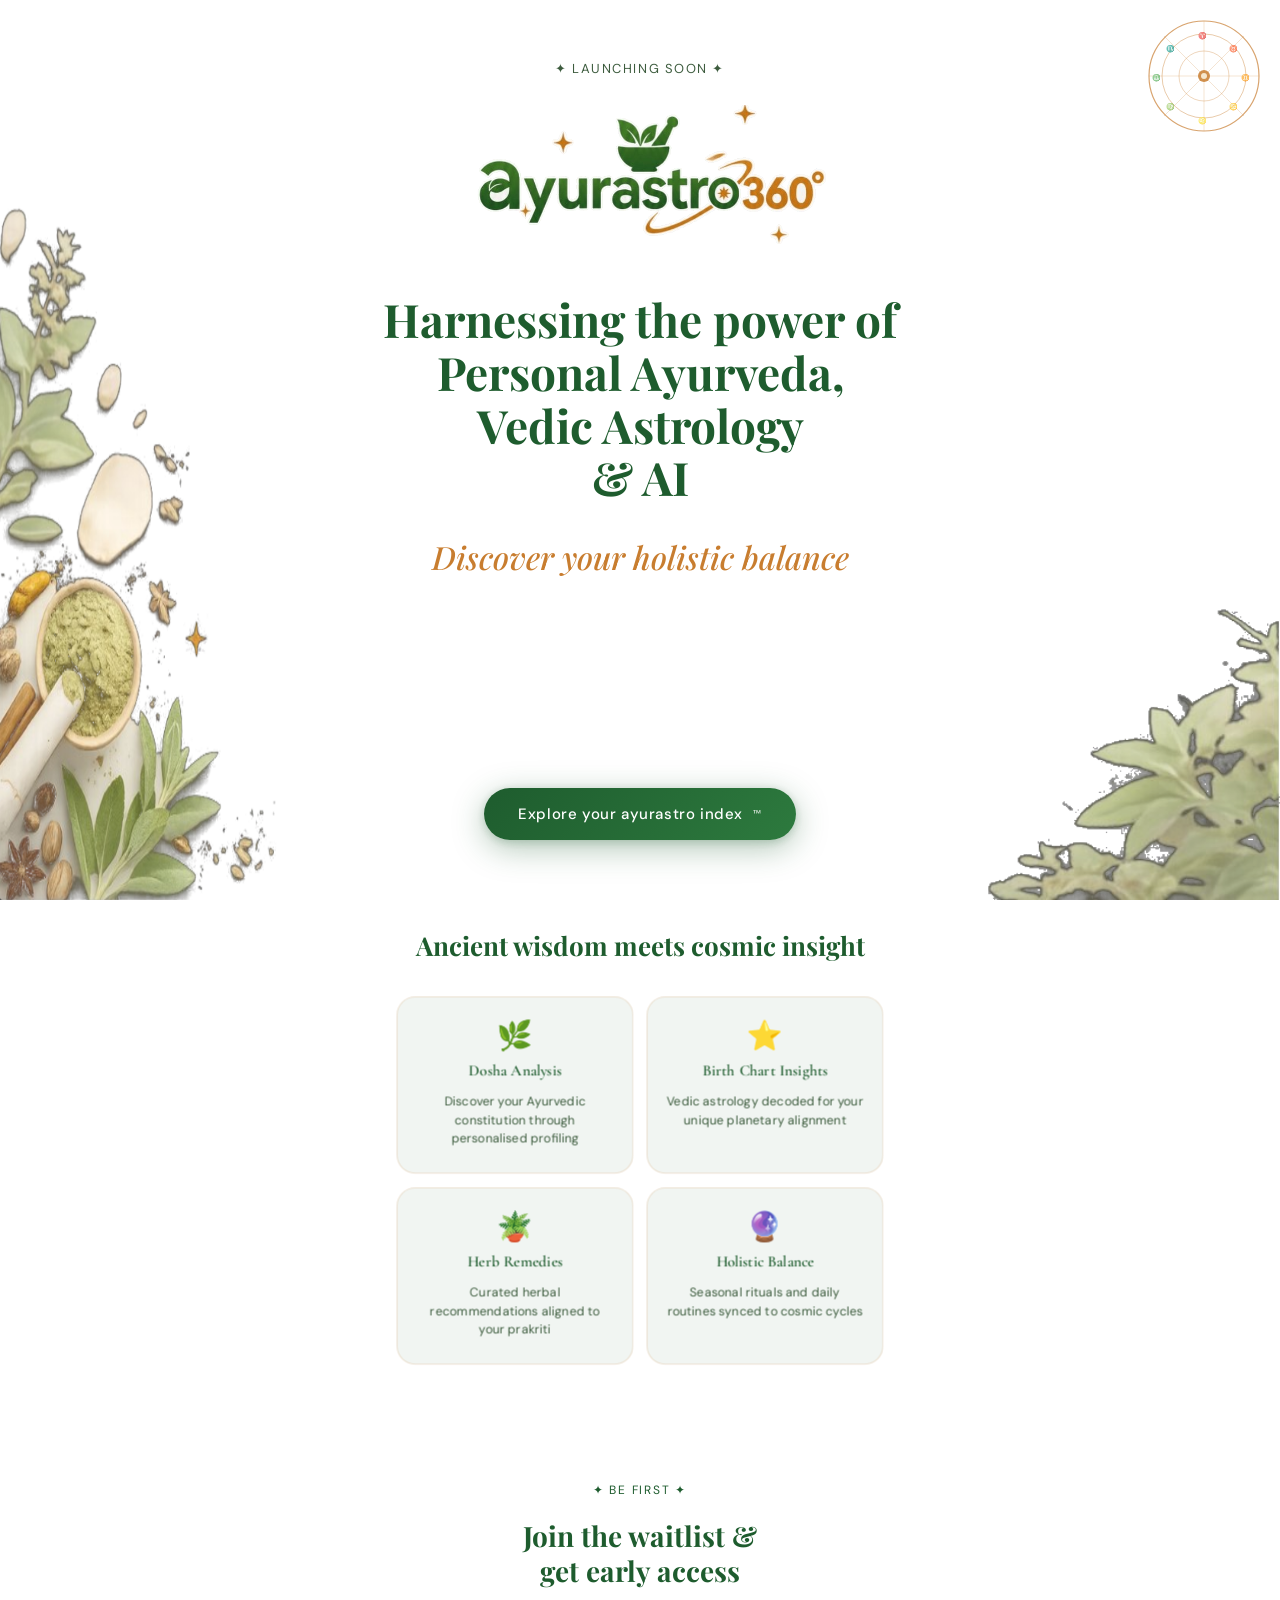
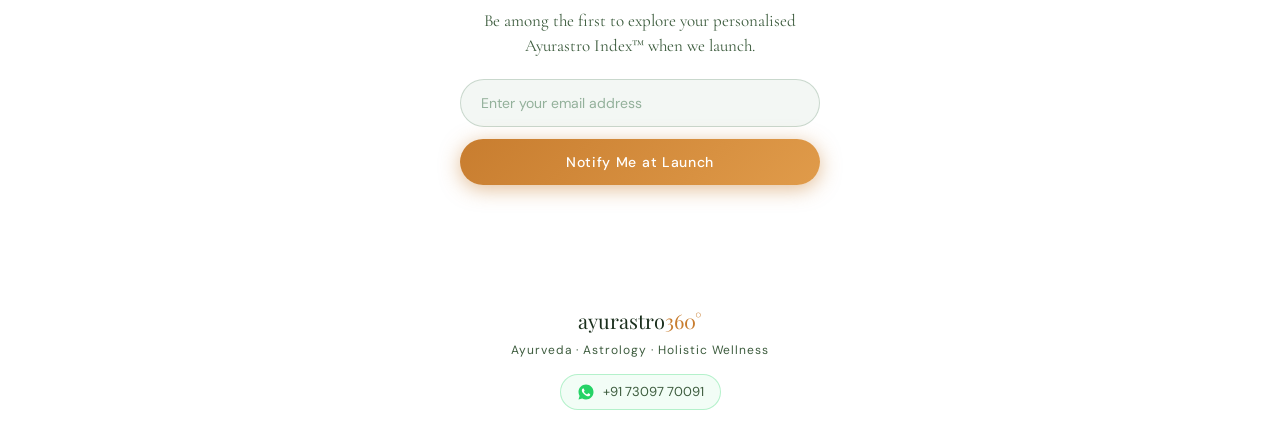
<file: index.html>
<!DOCTYPE html>
<html lang="en">
<head>
  <meta charset="UTF-8" />
  <meta name="viewport" content="width=device-width, initial-scale=1.0" />
  <title>Ayurastro 360° — Launching Soon</title>
  <link rel="preconnect" href="https://fonts.googleapis.com" />
  <link rel="preconnect" href="https://fonts.gstatic.com" crossorigin />
  <link href="https://fonts.googleapis.com/css2?family=Playfair+Display:ital,wght@0,500;0,700;1,500&family=Cormorant+Garamond:wght@300;400;600&family=DM+Sans:wght@300;400;500&display=swap" rel="stylesheet" />
  <style>
    *, *::before, *::after { box-sizing: border-box; margin: 0; padding: 0; }
    :root {
      --green-deep: #1e5c2e; --green-mid: #2d7a3e; --green-light: #4a9e5c;
      --gold: #c87d2f; --gold-light: #e09b4a; --gold-pale: #f5e6cc;
      --cream: #f8f4ed; --cream-dark: #ede8df; --text-dark: #1a2e1c; --text-mid: #3d5c3e;
    }
    html { scroll-behavior: smooth; }
    html, body { background: #ffffff; }
    body { font-family: 'DM Sans', sans-serif; background: #ffffff; color: var(--text-dark); min-height: 100vh; overflow-x: hidden; }

  .plant-decoration {
  position: fixed;
  bottom: 0;
  right: 0;
  width: 300px;
  height: auto;
  pointer-events: none;
  z-index: 2;
  opacity: 0.9;
}

.herbs-left {
  position: fixed;
  bottom: 0;
  left: 0;
  width: 280px;
  height: auto;
  pointer-events: none;
  z-index: 2;
  opacity: 0.92;
}

    .hero { position: relative; min-height: auto; display: flex; flex-direction: column; align-items: center; justify-content: flex-start; padding: 0; background: #ffffff; }
    @keyframes fadeSlideIn { from { opacity: 0; transform: scale(0.95) translateY(10px); } to { opacity: 1; transform: scale(1) translateY(0); } }
    .hero-content { position: relative; z-index: 10; display: flex; flex-direction: column; align-items: center; text-align: center; padding: 60px 40px 140px; max-width: 600px; width: 100%; background: #ffffff; }
    .launching-badge { font-family: 'DM Sans', sans-serif; font-size: 13px; font-weight: 400; letter-spacing: 0.12em; color: var(--text-mid); text-transform: uppercase; margin-bottom: 28px; opacity: 0; animation: fadeUp 0.8s ease 0.4s forwards; }
    .logo-area { display: flex; flex-direction: column; align-items: center; gap: 6px; margin-bottom: 36px; background: transparent; opacity: 0; animation: fadeUp 0.9s ease 0.6s forwards; }
    .logo-photo { width: 100%; max-width: 420px; height: auto; display: block; mix-blend-mode: multiply; background: transparent; }
    .headline { font-family: 'Playfair Display', serif; font-size: clamp(30px, 7vw, 46px); font-weight: 700; line-height: 1.15; color: var(--green-deep); margin-bottom: 32px; opacity: 0; animation: fadeUp 0.9s ease 0.8s forwards; }
    .divider { display: flex; align-items: center; gap: 12px; margin-bottom: 28px; opacity: 0; animation: fadeUp 0.9s ease 1s forwards; }
    .divider-line { width: 60px; height: 1px; background: linear-gradient(90deg, transparent, var(--gold), transparent); }
    .divider-diamond { color: var(--gold); font-size: 16px; }
    .subheadline { font-family: 'Playfair Display', serif; font-size: clamp(22px, 5vw, 32px); font-weight: 500; font-style: italic; color: var(--gold); margin-bottom: 50px; line-height: 1.3; opacity: 0; animation: fadeUp 0.9s ease 1.1s forwards; }
    .cta-wrap { position: sticky; bottom: 0; width: 100%; padding: 20px 30px 28px; background:  transparent; display: flex; justify-content: center; z-index: 20; opacity: 0; animation: fadeUp 0.9s ease 1.5s forwards; }
    .cta-btn { display: inline-flex; align-items: center; gap: 10px; background: linear-gradient(135deg, var(--green-deep) 0%, var(--green-mid) 100%); color: #fff; font-family: 'DM Sans', sans-serif; font-size: 15px; font-weight: 500; letter-spacing: 0.04em; padding: 16px 34px; border-radius: 50px; border: none; cursor: pointer; text-decoration: none; transition: transform 0.2s ease, box-shadow 0.2s ease; box-shadow: 0 8px 32px rgba(30, 92, 46, 0.35), 0 2px 8px rgba(30,92,46,0.2); white-space: nowrap; }
    .cta-btn:hover { transform: translateY(-2px) scale(1.02); box-shadow: 0 12px 40px rgba(30, 92, 46, 0.45), 0 4px 12px rgba(30,92,46,0.25); }
    .cta-btn:active { transform: translateY(0) scale(0.99); }
    .cta-btn .tm { font-size: 10px; vertical-align: super; opacity: 0.8; }
    .features { background: #ffffff; padding: 60px 30px; display: flex; flex-direction: column; gap: 36px; align-items: center; }
    .features-title { font-family: 'Playfair Display', serif; font-size: 26px; font-weight: 700; color: var(--green-deep); text-align: center; }
    .feature-grid { display: grid; grid-template-columns: 1fr 1fr; gap: 20px; width: 100%; max-width: 480px; }
    .feature-card { background: rgba(30,92,46,0.06); border: 1px solid rgba(200,125,47,0.18); border-radius: 18px; padding: 24px 18px; display: flex; flex-direction: column; align-items: center; gap: 10px; text-align: center; backdrop-filter: blur(8px); transition: transform 0.2s ease, box-shadow 0.2s ease; }
    .feature-card { background: rgba(30,92,46,0.06); border: 1px solid rgba(200,125,47,0.18); border-radius: 18px; padding: 24px 18px; display: flex; flex-direction: column; align-items: center; gap: 10px; text-align: center; backdrop-filter: blur(8px); transition: transform 0.2s ease, box-shadow 0.2s ease; transform: scale(1.03); }
    .feature-card:hover { transform: translateY(-3px) scale(1.03); box-shadow: 0 8px 30px rgba(30,92,46,0.10); }
    .feature-icon { font-size: 28px; line-height: 1; }
    .feature-name { font-family: 'Cormorant Garamond', serif; font-size: 15px; font-weight: 600; color: var(--green-deep); line-height: 1.3; }
    .feature-desc { font-size: 12px; color: var(--text-mid); line-height: 1.5; }
    .notify-section { background: #ffffff; padding: 60px 30px; display: flex; flex-direction: column; align-items: center; gap: 20px; text-align: center; position: relative; overflow: hidden; }
    .notify-eyebrow { font-family: 'DM Sans', sans-serif; font-size: 12px; letter-spacing: 0.15em; text-transform: uppercase; color: var(--green-deep); position: relative; }
    .notify-title { font-family: 'Playfair Display', serif; font-size: 28px; font-weight: 700; color: var(--green-deep); line-height: 1.25; position: relative; }
    .notify-subtitle { font-family: 'Cormorant Garamond', serif; font-size: 17px; color: var(--text-mid); line-height: 1.5; max-width: 340px; position: relative; }
    .email-form { display: flex; flex-direction: column; gap: 12px; width: 100%; max-width: 360px; position: relative; }
    .email-input { width: 100%; padding: 14px 20px; border-radius: 50px; border: 1.5px solid rgba(30,92,46,0.2); background: rgba(30,92,46,0.05); color: var(--text-dark); font-family: 'DM Sans', sans-serif; font-size: 14px; outline: none; transition: border-color 0.2s ease, background 0.2s ease; }
    .email-input::placeholder { color: rgba(30,92,46,0.45); }
    .email-input:focus { border-color: var(--gold-light); background: rgba(30,92,46,0.08); }
    .notify-btn { width: 100%; padding: 14px 20px; border-radius: 50px; border: none; background: linear-gradient(135deg, var(--gold) 0%, var(--gold-light) 100%); color: #fff; font-family: 'DM Sans', sans-serif; font-size: 14px; font-weight: 500; letter-spacing: 0.05em; cursor: pointer; transition: transform 0.2s ease, box-shadow 0.2s ease; box-shadow: 0 4px 20px rgba(200,125,47,0.5); }
    .notify-btn:hover { transform: translateY(-2px); box-shadow: 0 8px 28px rgba(200,125,47,0.6); }
    footer { background: #ffffff; padding: 30px; text-align: center; }
    .footer-logo { font-family: 'Playfair Display', serif; font-size: 20px; color: var(--white); margin-bottom: 8px; }
    .footer-logo span { color: var(--gold); }
    .footer-tagline { font-size: 12px; color: var(--text-mid); letter-spacing: 0.08em; }
    @keyframes fadeUp { from { opacity: 0; transform: translateY(20px); } to { opacity: 1; transform: translateY(0); } }

    /* Astro wheel */
    .astro-svg { position: absolute; top: 16px; right: 16px; width: 120px; height: 120px; z-index: 3; opacity: 0; animation: fadeSlideIn 1.4s ease 0.6s forwards; }

    /* Sparkles */
    .sparkle-field { position: absolute; inset: 0; z-index: 3; pointer-events: none; overflow: hidden; }
    .sp { position: absolute; opacity: 0; }
    .sp:nth-child(1) { top: 22%; left: 18%; animation: spFloat 3s ease 0.2s infinite; }
    .sp:nth-child(2) { top: 15%; right: 28%; animation: spFloat 3.5s ease 0.9s infinite; }
    .sp:nth-child(3) { top: 38%; right: 12%; animation: spFloat 4s ease 1.6s infinite; }
    .sp:nth-child(4) { top: 55%; left: 8%; animation: spFloat 3.2s ease 0.5s infinite; }
    @keyframes spFloat { 0%, 100% { opacity: 0; transform: translateY(0) scale(0.6); } 40% { opacity: 1; transform: translateY(-8px) scale(1); } 70% { opacity: 0.6; } }

    /* =========================
   MOBILE RESPONSIVE
   ========================= */

@media (max-width: 768px) {

  .hero-content {
    padding: 40px 20px 120px;
    max-width: 100%;
  }

  .logo-photo {
    max-width: 280px;
  }

  .headline {
    font-size: 34px;
    margin-bottom: 20px;
  }

  .subheadline {
    font-size: 22px;
    margin-bottom: 32px;
  }

  .launching-badge {
    font-size: 11px;
    margin-bottom: 20px;
  }

  /* Hide large decorative elements */
  .astro-svg {
    width: 80px;
    height: 80px;
    top: 10px;
    right: 10px;
    opacity: 0.35;
  }

  .herbs-left {
    max-width: 120px;
    height: auto;
    opacity: 0.4;
  }

  .plant-decoration {
    max-width: 120px;
    height: auto;
    opacity: 0.4;
  }

  .feature-grid {
    grid-template-columns: 1fr;
    max-width: 100%;
  }

  .feature-card {
    padding: 18px;
  }

  .features,
  .notify-section {
    padding: 50px 20px;
  }

  .notify-title {
    font-size: 24px;
  }

  .notify-subtitle {
    font-size: 16px;
  }

  .cta-wrap {
    padding: 15px;
  }

  .cta-btn {
    width: 100%;
    max-width: 320px;
    justify-content: center;
    padding: 16px;
    font-size: 14px;
  }

  .email-form {
    max-width: 100%;
  }
}

/* Extra Small Phones */
@media (max-width: 480px) {

  .hero-content {
    padding: 30px 16px 100px;
  }

  .logo-photo {
    max-width: 220px;
  }

  .headline {
    font-size: 28px;
  }

  .subheadline {
    font-size: 18px;
  }

  .divider-line {
    width: 40px;
  }

  .herbs-left,
  .plant-decoration {
    display: none;
  }

  .astro-svg {
    width: 60px;
    height: 60px;
  }
}

/* Tablets */
@media (max-width: 768px) {

  .herbs-left {
    width: 180px;
    left: -40px;
    opacity: 0.7;
  }

  .plant-decoration {
    width: 180px;
    right: -40px;
    opacity: 0.7;
  }

  .hero-content {
    padding: 40px 20px 120px;
    max-width: 100%;
  }

  .logo-photo {
    max-width: 280px;
  }
}

/* Phones */
@media (max-width: 480px) {

  .herbs-left {
    width: 120px;
    left: -35px;
    bottom: 0;
    opacity: 0.55;
  }

  .plant-decoration {
    width: 120px;
    right: -35px;
    bottom: 0;
    opacity: 0.55;
  }

  .hero-content {
    padding: 30px 16px 100px;
  }

  .logo-photo {
    max-width: 220px;
  }

  .headline {
    font-size: 28px;
  }

  .subheadline {
    font-size: 18px;
  }
}
.notify-feedback {
  font-family: 'DM Sans', sans-serif;
  font-size: 13px;
  text-align: center;
  min-height: 20px;
  transition: opacity 0.3s ease;
}
.notify-feedback.success { color: var(--green-mid); }
.notify-feedback.error   { color: #c0392b; }

.footer-contact {
  margin-top: 16px;
  display: flex;
  align-items: center;
  justify-content: center;
  gap: 8px;
}

.whatsapp-link {
  display: inline-flex;
  align-items: center;
  gap: 8px;
  color: var(--text-mid);
  font-family: 'DM Sans', sans-serif;
  font-size: 13px;
  text-decoration: none;
  padding: 8px 16px;
  border-radius: 50px;
  border: 1px solid rgba(37, 211, 102, 0.3);
  background: rgba(37, 211, 102, 0.06);
  transition: background 0.2s ease, border-color 0.2s ease;
}

.whatsapp-link:hover {
  background: rgba(37, 211, 102, 0.14);
  border-color: rgba(37, 211, 102, 0.55);
  color: #1a7c3e;
}

.whatsapp-icon {
  width: 18px;
  height: 18px;
  flex-shrink: 0;
}
  </style>
</head>
<body>


<section class="hero">

  <svg class="astro-svg" viewBox="0 0 120 120" fill="none" xmlns="http://www.w3.org/2000/svg">
    <circle cx="60" cy="60" r="55" stroke="#c87d2f" stroke-width="1.2" fill="none" opacity="0.7"/>
    <circle cx="60" cy="60" r="42" stroke="#c87d2f" stroke-width="0.8" fill="none" opacity="0.5"/>
    <circle cx="60" cy="60" r="25" stroke="#c87d2f" stroke-width="0.8" fill="none" opacity="0.4"/>
    <line x1="60" y1="5" x2="60" y2="115" stroke="#c87d2f" stroke-width="0.6" opacity="0.35"/>
    <line x1="5" y1="60" x2="115" y2="60" stroke="#c87d2f" stroke-width="0.6" opacity="0.35"/>
    <line x1="20" y1="20" x2="100" y2="100" stroke="#c87d2f" stroke-width="0.6" opacity="0.35"/>
    <line x1="100" y1="20" x2="20" y2="100" stroke="#c87d2f" stroke-width="0.6" opacity="0.35"/>
    <circle cx="60" cy="60" r="6" fill="#c87d2f" opacity="0.85"/>
    <circle cx="60" cy="60" r="3" fill="#f5e6cc"/>
    <text x="54" y="22" font-size="7" fill="#c87d2f" opacity="0.7" font-family="serif">♈</text>
    <text x="85" y="35" font-size="7" fill="#c87d2f" opacity="0.7" font-family="serif">♉</text>
    <text x="97" y="64" font-size="7" fill="#c87d2f" opacity="0.7" font-family="serif">♊</text>
    <text x="85" y="93" font-size="7" fill="#c87d2f" opacity="0.7" font-family="serif">♋</text>
    <text x="54" y="107" font-size="7" fill="#c87d2f" opacity="0.7" font-family="serif">♌</text>
    <text x="22" y="93" font-size="7" fill="#c87d2f" opacity="0.7" font-family="serif">♍</text>
    <text x="8" y="64" font-size="7" fill="#c87d2f" opacity="0.7" font-family="serif">♎</text>
    <text x="22" y="35" font-size="7" fill="#c87d2f" opacity="0.7" font-family="serif">♏</text>
  </svg>

  <div class="sparkle-field">
    <svg class="sp" width="14" height="14" viewBox="0 0 14 14"><path d="M7 0L8 6L14 7L8 8L7 14L6 8L0 7L6 6Z" fill="#c87d2f"/></svg>
    <svg class="sp" width="10" height="10" viewBox="0 0 14 14"><path d="M7 0L8 6L14 7L8 8L7 14L6 8L0 7L6 6Z" fill="#c87d2f"/></svg>
    <svg class="sp" width="12" height="12" viewBox="0 0 14 14"><path d="M7 0L8 6L14 7L8 8L7 14L6 8L0 7L6 6Z" fill="#4a9e5c"/></svg>
    <svg class="sp" width="8" height="8" viewBox="0 0 14 14"><path d="M7 0L8 6L14 7L8 8L7 14L6 8L0 7L6 6Z" fill="#c87d2f"/></svg>
  </div>

  <div class="hero-content">
    <p class="launching-badge">✦ Launching Soon ✦</p>

    <div class="logo-area">
      <img src="main_logo_nobg.png" class="logo-photo" />
    </div>

    <h1 class="headline">Harnessing the power of<br>Personal Ayurveda,<br> Vedic Astrology <br> & AI</h1>

    <p class="subheadline">Discover your holistic balance</p>
  </div>

  <div class="cta-wrap">
    <a href="login.html" class="cta-btn">
      Explore your ayurastro index<span class="tm">™</span>
    </a>
  </div>

</section>

<section class="features">
  <h2 class="features-title">Ancient wisdom meets cosmic insight</h2>
  <div class="feature-grid">
    <div class="feature-card">
      <div class="feature-icon">🌿</div>
      <div class="feature-name">Dosha Analysis</div>
      <div class="feature-desc">Discover your Ayurvedic constitution through personalised profiling</div>
    </div>
    <div class="feature-card">
      <div class="feature-icon">⭐</div>
      <div class="feature-name">Birth Chart Insights</div>
      <div class="feature-desc">Vedic astrology decoded for your unique planetary alignment</div>
    </div>
    <div class="feature-card">
      <div class="feature-icon">🪴</div>
      <div class="feature-name">Herb Remedies</div>
      <div class="feature-desc">Curated herbal recommendations aligned to your prakriti</div>
    </div>
    <div class="feature-card">
      <div class="feature-icon">🔮</div>
      <div class="feature-name">Holistic Balance</div>
      <div class="feature-desc">Seasonal rituals and daily routines synced to cosmic cycles</div>
    </div>
  </div>
</section>

<section class="notify-section" id="notify">
  <p class="notify-eyebrow">✦ Be First ✦</p>
  <h2 class="notify-title">Join the waitlist &amp;<br>get early access</h2>
  <p class="notify-subtitle">Be among the first to explore your personalised Ayurastro Index™ when we launch.</p>
  <div class="email-form">
  <input class="email-input" id="waitlistEmail" type="email" placeholder="Enter your email address" />
  <button class="notify-btn" id="notifyBtn" onclick="handleNotify()">Notify Me at Launch</button>
  <p class="notify-feedback" id="notifyFeedback"></p>
</div>
</section>

<footer>
  <div class="footer-logo">ayurastro<span>360°</span></div>
  <p class="footer-tagline">Ayurveda · Astrology · Holistic Wellness</p>
  <div class="footer-contact">
    <a href="https://wa.me/917309770091" class="whatsapp-link" target="_blank" rel="noopener">
      <svg class="whatsapp-icon" viewBox="0 0 24 24" fill="none" xmlns="http://www.w3.org/2000/svg">
        <path d="M12 2C6.477 2 2 6.477 2 12c0 1.89.525 3.66 1.438 5.168L2 22l4.978-1.418A9.953 9.953 0 0012 22c5.523 0 10-4.477 10-10S17.523 2 12 2z" fill="#25D366"/>
        <path d="M17.006 14.718c-.274-.137-1.617-.797-1.868-.888-.251-.091-.433-.137-.616.137-.182.274-.707.888-.866 1.07-.16.183-.319.206-.593.069-.274-.138-1.157-.426-2.204-1.36-.815-.727-1.365-1.625-1.525-1.899-.16-.274-.017-.423.12-.56.123-.122.274-.32.411-.48.137-.16.183-.274.274-.456.092-.183.046-.343-.023-.48-.068-.137-.616-1.485-.843-2.033-.222-.534-.449-.462-.616-.47-.16-.007-.343-.009-.525-.009-.183 0-.48.069-.731.343-.251.274-.96.938-.96 2.286s.983 2.652 1.12 2.835c.137.183 1.934 2.953 4.687 4.14.655.283 1.166.452 1.564.578.657.209 1.255.179 1.728.109.527-.079 1.617-.661 1.845-1.3.228-.638.228-1.185.16-1.3-.069-.114-.251-.183-.525-.32z" fill="white"/>
      </svg>
      +91 73097 70091
    </a>
  </div>
</footer>
<img 
  src="plant_nobg.png" 
  class="plant-decoration" 
  alt="" 
/>
<img 
  src="herbs left.png" 
  class="herbs-left" 
  alt=""
/>

<script>
  async function handleNotify() {
    const input = document.getElementById('waitlistEmail');
    const btn   = document.getElementById('notifyBtn');
    const fb    = document.getElementById('notifyFeedback');
    const email = input.value.trim();

    // Basic validation
    if (!email || !/^[^\s@]+@[^\s@]+\.[^\s@]+$/.test(email)) {
      fb.textContent = 'Please enter a valid email address.';
      fb.className = 'notify-feedback error';
      return;
    }

    btn.disabled = true;
    btn.textContent = 'Saving…';
    fb.textContent = '';
    fb.className = 'notify-feedback';

    try {
      // ── Option A: Google Sheets via Apps Script ──────────────────────────
      // Paste your Apps Script Web App URL below and uncomment:
const SHEET_URL = 'https://script.google.com/macros/s/AKfycbwygRLkhxl6eTiSWN1vmkpmUHZK5oW-O1Q_sEUkxRg3YyiYZQ-8QI25DVRnkT2TQv3M/exec';
      // await fetch(SHEET_URL, { method:'POST', body: JSON.stringify({ email }), mode:'no-cors' });

      await fetch(SHEET_URL, {
  method: 'POST',
  body: JSON.stringify({ email }),
  mode: 'no-cors'   // required for cross-origin Apps Script calls
});

// Also save locally to handle duplicate check on client side
const list = JSON.parse(localStorage.getItem('ayurastro_waitlist') || '[]');
list.push(email);
localStorage.setItem('ayurastro_waitlist', JSON.stringify(list));
      list.push(email);
      localStorage.setItem('ayurastro_waitlist', JSON.stringify(list));

      // Success state
      input.value = '';
      btn.textContent = '✦ You\'re on the list!';
      btn.style.background = 'linear-gradient(135deg, var(--green-deep), var(--green-mid))';
      fb.textContent = "We'll reach out when we launch 🌿";
      fb.className = 'notify-feedback success';

    } catch (err) {
      btn.disabled = false;
      btn.textContent = 'Notify Me at Launch';
      fb.textContent = 'Something went wrong. Please try again.';
      fb.className = 'notify-feedback error';
    }
  }

  // Allow Enter key to submit
  document.getElementById('waitlistEmail')
    .addEventListener('keydown', e => { if (e.key === 'Enter') handleNotify(); });
</script>

</body>
</html>
</file>
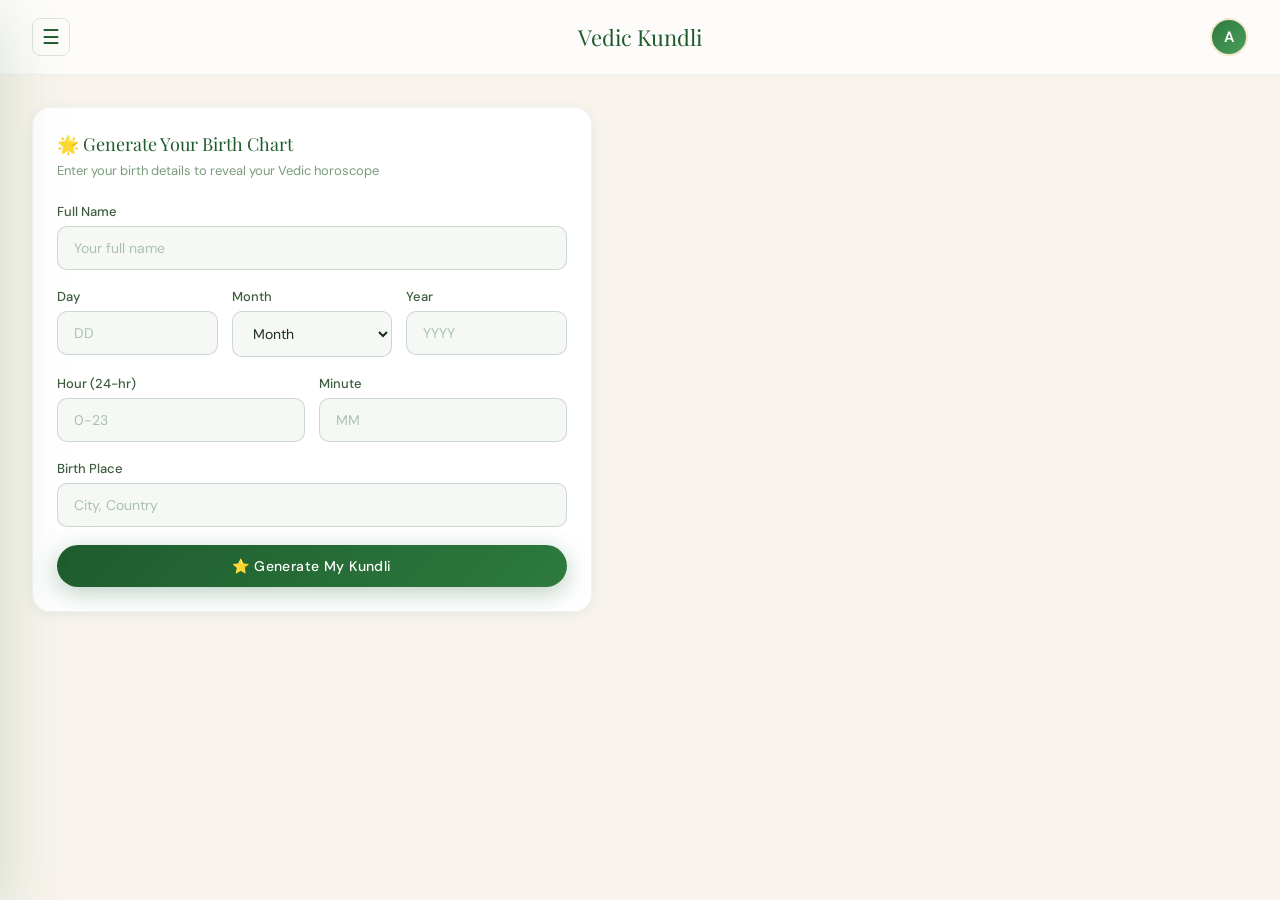
<file: kundli.html>
<!DOCTYPE html>
<html lang="en">
<head>
  <meta charset="UTF-8" />
  <meta name="viewport" content="width=device-width, initial-scale=1.0" />
  <title>Kundli — AyurAstro360°</title>
  <meta name="description" content="Generate your Vedic birth chart and discover your planetary insights." />
  <link rel="preconnect" href="https://fonts.googleapis.com" />
  <link rel="preconnect" href="https://fonts.gstatic.com" crossorigin />
  <link href="https://fonts.googleapis.com/css2?family=Playfair+Display:ital,wght@0,500;0,700&family=DM+Sans:wght@300;400;500;600&family=Noto+Sans+Devanagari:wght@400;500;600;700&display=swap" rel="stylesheet" />
  <link rel="stylesheet" href="css/style.css" />
  <style>
    .dob-row{display:grid;grid-template-columns:1fr 1fr 1fr;gap:14px;}
    .time-row{display:grid;grid-template-columns:1fr 1fr;gap:14px;}
    .chart-svg-wrap{width:100%;max-width:340px;margin:0 auto;}
    .chart-svg-wrap svg{display:block;width:100%;height:auto;}
    .planet-table{width:100%;border-collapse:collapse;font-size:13px;}
    .planet-table th{text-align:left;padding:8px 12px;font-size:11px;text-transform:uppercase;letter-spacing:.1em;color:var(--text-light);border-bottom:1px solid rgba(30,92,46,.1);}
    .planet-table td{padding:10px 12px;border-bottom:1px solid rgba(30,92,46,.06);font-family:'Noto Sans Devanagari','DM Sans',sans-serif;}
    .insights-list{display:flex;flex-direction:column;gap:14px;margin-top:16px;}
    .insight-item{padding:16px 18px;border-radius:var(--radius-sm);background:rgba(30,92,46,.04);border-left:3px solid var(--gold);font-size:14px;line-height:1.6;}
    .chart-loading{display:flex;align-items:center;justify-content:center;padding:48px;gap:12px;color:var(--text-light);font-size:14px;}
    .spinner{width:22px;height:22px;border:2px solid rgba(30,92,46,.2);border-top-color:var(--green-mid);border-radius:50%;animation:spin .8s linear infinite;}
    .kundli-grid{display:grid;grid-template-columns:1fr 1fr;gap:24px;}
    @media(max-width:900px){.kundli-grid{grid-template-columns:1fr;}}

    /* ── Sun Sign Banner ── */
    .sun-sign-banner{
      display:flex;gap:16px;align-items:stretch;flex-wrap:wrap;
      margin-bottom:24px;
    }
    .sign-pill{
      flex:1;min-width:140px;
      display:flex;flex-direction:column;align-items:center;justify-content:center;
      gap:6px;padding:20px 16px;border-radius:14px;
      background:linear-gradient(135deg,rgba(200,125,47,.12),rgba(30,92,46,.08));
      border:1px solid rgba(200,125,47,.25);
      position:relative;overflow:hidden;
    }
    .sign-pill::before{
      content:'';position:absolute;inset:0;
      background:radial-gradient(ellipse at top left,rgba(200,125,47,.12) 0%,transparent 70%);
      pointer-events:none;
    }
    .sign-pill.primary{
      background:linear-gradient(135deg,rgba(200,125,47,.22),rgba(30,92,46,.14));
      border-color:rgba(200,125,47,.5);
      box-shadow:0 4px 24px rgba(200,125,47,.15);
    }
    .sign-pill-label{font-size:10px;font-weight:600;letter-spacing:.12em;text-transform:uppercase;color:var(--text-light);}
    .sign-pill-emoji{font-size:32px;line-height:1;}
    .sign-pill-name{font-size:18px;font-weight:700;color:var(--text-dark);font-family:'Playfair Display',serif;}
    .sign-pill-symbol{font-size:13px;color:var(--gold);font-weight:500;}
    @media(max-width:600px){
      .sign-pill{padding:14px 10px;}
      .sign-pill-emoji{font-size:24px;}
      .sign-pill-name{font-size:15px;}
    }
    @media(max-width:480px){
      .dob-row{grid-template-columns:1fr;gap:0;}
      .time-row{grid-template-columns:1fr;gap:0;}
      .sign-pill{min-width:0;flex-basis:calc(50% - 8px);}
    }

    /* ── Dasha & Gochar ── */
    .dasha-gochar-grid{display:grid;grid-template-columns:1fr 1fr;gap:28px;margin-top:8px;}
    @media(max-width:900px){.dasha-gochar-grid{grid-template-columns:1fr;}}
    .dg-subtitle{font-size:13px;font-weight:600;color:var(--green-deep);margin-bottom:12px;font-family:'Noto Sans Devanagari','DM Sans',sans-serif;}
    .dasha-current{
      padding:14px 16px;border-radius:var(--radius-sm);
      background:linear-gradient(135deg,rgba(200,125,47,.1),rgba(30,92,46,.06));
      border:1px solid rgba(200,125,47,.2);margin-bottom:10px;
      font-family:'Noto Sans Devanagari','DM Sans',sans-serif;
    }
    .dasha-current-label{font-size:11px;text-transform:uppercase;letter-spacing:.04em;color:var(--text-light);margin-bottom:4px;}
    .dasha-current-value{font-size:16px;font-weight:600;color:var(--text-dark);}
    .dasha-current-period{font-size:12px;color:var(--text-light);margin-top:4px;}
    .dasha-progress-wrap{margin-top:10px;}
    .dasha-progress-track{height:6px;background:rgba(30,92,46,.1);border-radius:99px;overflow:hidden;}
    .dasha-progress-fill{height:100%;background:linear-gradient(90deg,var(--gold),var(--green-mid));border-radius:99px;}
    .dasha-progress-label{font-size:11px;color:var(--text-light);margin-top:5px;font-family:'Noto Sans Devanagari','DM Sans',sans-serif;}
    .gochar-row{
      display:flex;justify-content:space-between;align-items:center;flex-wrap:wrap;
      padding:8px 12px;border-radius:6px;font-size:13px;
      border-bottom:1px solid rgba(30,92,46,.06);
      font-family:'Noto Sans Devanagari','DM Sans',sans-serif;
    }
    .gochar-planet{font-weight:500;color:var(--text-dark);}
    .gochar-house{color:var(--gold);font-weight:600;}
    .gochar-tag{font-size:10px;font-weight:600;padding:2px 8px;border-radius:99px;margin-left:8px;white-space:nowrap;}
    .gochar-tag-good{background:rgba(30,92,46,.12);color:var(--green-deep);}
    .gochar-tag-neutral{background:rgba(180,150,60,.15);color:#8a7020;}
    .gochar-tag-bad{background:rgba(200,60,47,.12);color:#a83c2a;}
    @media(max-width:480px){
      .gochar-row{align-items:flex-start;gap:4px;}
      .gochar-tag{margin-left:0;}
    }
  </style>
</head>
<body>
  <div class="app-layout">
    <nav class="sidebar" id="sidebar">
      <div class="sidebar-logo">
        <img src="main_logo_nobg.png" alt="Logo" />
        <div class="sidebar-logo-text">ayurastro<span>360°</span></div>
      </div>
      <div class="sidebar-nav">
        <div class="nav-label">Main</div>
        <a class="nav-item" href="dashboard.html"><span class="nav-icon">🏠</span> Dashboard</a>
        <a class="nav-item active" href="kundli.html"><span class="nav-icon">⭐</span> Kundli</a>
        <a class="nav-item" href="health.html"><span class="nav-icon">🌿</span> Health & Dosha</a>
        <!-- Manifestation removed -->
        <a class="nav-item" href="chat.html"><span class="nav-icon">💬</span> Ayur Guru Chat</a>
        <div class="nav-label">Account</div>
        <a class="nav-item" href="profile.html"><span class="nav-icon">👤</span> Profile</a>
      </div>
      <div class="sidebar-footer">
        <button class="signout-btn" id="signoutBtn">⬅ Sign Out</button>
      </div>
    </nav>
    <div class="sidebar-backdrop" id="sidebarBackdrop"></div>
    <div class="main-content">
      <header class="top-bar">
        <button class="hamburger" id="hamburger">☰</button>
        <span class="top-bar-title">Vedic Kundli</span>
        <div class="top-bar-right">
          <button class="btn btn-outline btn-sm" id="resetChart" style="display:none;">⟳ New Chart</button>
          <a href="profile.html" class="avatar-btn" id="avatarBtn">A</a>
        </div>
      </header>
      <main class="page-content">
        <div class="card" id="kundliFormCard" style="max-width:560px;">
          <div class="card-title">🌟 Generate Your Birth Chart</div>
          <p class="card-subtitle" style="margin-bottom:24px;">Enter your birth details to reveal your Vedic horoscope</p>
          <form id="kundliForm" novalidate>
            <div class="form-group">
              <label class="form-label">Full Name</label>
              <input class="form-input" id="kName" type="text" placeholder="Your full name" required />
            </div>
            <div class="dob-row">
              <div class="form-group">
                <label class="form-label">Day</label>
                <input class="form-input" id="kDay" type="number" min="1" max="31" placeholder="DD" required />
              </div>
              <div class="form-group">
                <label class="form-label">Month</label>
                <select class="form-select" id="kMonth" required>
                  <option value="">Month</option>
                  <option>January</option><option>February</option><option>March</option>
                  <option>April</option><option>May</option><option>June</option>
                  <option>July</option><option>August</option><option>September</option>
                  <option>October</option><option>November</option><option>December</option>
                </select>
              </div>
              <div class="form-group">
                <label class="form-label">Year</label>
                <input class="form-input" id="kYear" type="number" min="1900" max="2025" placeholder="YYYY" required />
              </div>
            </div>
            <!--
              Hour is 24-hour (0-23) only — the old 12-hour + AM/PM select
              was removed because it silently produced invalid times like
              "29:40" whenever a 24-hour value (e.g. 17 for 5 PM) was typed
              into the 12-hour field, which OpenKundali correctly rejected
              with an HTTP 400.
            -->
            <div class="time-row">
              <div class="form-group">
                <label class="form-label">Hour (24-hr)</label>
                <input class="form-input" id="kHour" type="number" min="0" max="23" placeholder="0-23" />
              </div>
              <div class="form-group">
                <label class="form-label">Minute</label>
                <input class="form-input" id="kMin" type="number" min="0" max="59" placeholder="MM" />
              </div>
            </div>
            <div class="form-group">
              <label class="form-label">Birth Place</label>
              <input class="form-input" id="kPlace" type="text" placeholder="City, Country" required />
            </div>
            <button class="btn btn-primary btn-block" type="submit" id="kundliBtn">⭐ Generate My Kundli</button>
          </form>
        </div>
        <div class="chart-loading" id="kundliLoading" style="display:none;">
          <div class="spinner"></div> <span id="kundliLoadingText">Consulting the stars…</span>
        </div>
        <div id="kundliResult" style="display:none;">
          <!-- ── Big Three: Moon · Lagna ── -->
          <div class="sun-sign-banner" id="sunSignBanner">
            <div class="sign-pill primary" id="pillMoon">
              <span class="sign-pill-label">☽ Moon Sign</span>
              <span class="sign-pill-emoji" id="moonEmoji">♈</span>
              <span class="sign-pill-name" id="moonSignName">—</span>
              <span class="sign-pill-symbol" id="moonDeg"></span>
            </div>
            <div class="sign-pill" id="pillLagna">
              <span class="sign-pill-label">⬆ Ascendant</span>
              <span class="sign-pill-emoji" id="lagnaEmoji">♈</span>
              <span class="sign-pill-name" id="lagnaSignName">—</span>
              <span class="sign-pill-symbol" id="lagnaDeg">House 1</span>
            </div>
          </div>
          <div class="kundli-grid">
            <div class="card">
              <div class="card-title">⭐ चंद्र कुंडली</div>
              <div class="chart-svg-wrap" id="chartSvgWrap"></div>
            </div>
            <div class="card">
              <div class="card-title">🪐 ग्रह स्थिति (Planetary Positions)</div>
              <table class="planet-table">
                <thead><tr><th>ग्रह</th><th>राशि</th><th>भाव</th><th>अंश</th></tr></thead>
                <tbody id="planetTableBody"></tbody>
              </table>
            </div>
          </div>

          <!-- ── Dasha & Gochar ── -->
          <div class="card" style="margin-top:24px;">
            <div class="card-title">🪐 विंशोत्तरी दशा एवं गोचर</div>
            <p class="card-subtitle" style="margin-bottom:20px;">Vimshottari Dasha & Current Transits (Gochar)</p>

            <div class="dasha-gochar-grid">
              <div class="dasha-block">
                <div class="dg-subtitle">🕉 महादशा / अंतर्दशा</div>
                <div id="dashaPanel">
                  <div style="color:var(--text-light);font-size:13px;padding:8px 0;">दशा जानकारी उपलब्ध नहीं है</div>
                </div>
              </div>
              <div class="gochar-block">
                <div class="dg-subtitle">🌌 वर्तमान गोचर (चंद्र राशि से)</div>
                <div id="gocharPanel">
                  <div style="color:var(--text-light);font-size:13px;padding:8px 0;">गोचर लोड हो रहा है…</div>
                </div>
              </div>
            </div>
          </div>

          <div class="card" style="margin-top:24px;">
            <div class="card-title">✨ AI-Powered Insights</div>
            <div class="insights-list" id="insightsList"></div>
          </div>
        </div>
      </main>
    </div>
  </div>
  <div id="toast-container"></div>
  <script type="module" src="js/kundli.js"></script>
</body>
</html>
</file>
<file: css/style.css>
/* ============================================================
   style.css — AyurAstro360 Global Design System
   ============================================================ */

/* ---------- Google Fonts ---------- */
@import url('https://fonts.googleapis.com/css2?family=Playfair+Display:ital,wght@0,500;0,700;1,500&family=Cormorant+Garamond:wght@300;400;600&family=DM+Sans:wght@300;400;500;600&display=swap');

/* ---------- Design Tokens ---------- */
:root {
  --green-deep:   #1e5c2e;
  --green-mid:    #2d7a3e;
  --green-light:  #4a9e5c;
  --green-glow:   rgba(45,122,62,0.18);

  --gold:         #c87d2f;
  --gold-light:   #e09b4a;
  --gold-pale:    #f5e6cc;
  --gold-glow:    rgba(200,125,47,0.18);

  --cream:        #f8f4ed;
  --cream-dark:   #ede8df;
  --surface:      #ffffff;
  --surface-glass:rgba(255,255,255,0.72);

  --text-dark:    #1a2e1c;
  --text-mid:     #3d5c3e;
  --text-light:   #7a9b7b;

  --sidebar-w:    260px;
  --radius-sm:    10px;
  --radius-md:    18px;
  --radius-lg:    28px;

  --shadow-sm:    0 2px 12px rgba(30,92,46,0.08);
  --shadow-md:    0 8px 32px rgba(30,92,46,0.14);
  --shadow-lg:    0 16px 64px rgba(30,92,46,0.18);

  --transition:   0.25s cubic-bezier(0.4,0,0.2,1);
}

/* ---------- Reset ---------- */
*, *::before, *::after { box-sizing: border-box; margin: 0; padding: 0; }
html { scroll-behavior: smooth; font-size: 16px; }
body {
  font-family: 'DM Sans', sans-serif;
  background: var(--cream);
  color: var(--text-dark);
  min-height: 100vh;
  overflow-x: hidden;
  -webkit-font-smoothing: antialiased;
}
img { max-width: 100%; display: block; }
a { text-decoration: none; color: inherit; }
button { cursor: pointer; font-family: inherit; }
input, textarea, select { font-family: inherit; }

/* ---------- Scrollbar ---------- */
::-webkit-scrollbar { width: 6px; }
::-webkit-scrollbar-track { background: var(--cream-dark); }
::-webkit-scrollbar-thumb { background: var(--green-light); border-radius: 99px; }

/* ============================================================
   SIDEBAR LAYOUT (Dashboard & inner pages)
   ============================================================ */
.app-layout {
  display: flex;
  min-height: 100vh;
}

/* ----- Sidebar ----- */
.sidebar {
  width: var(--sidebar-w);
  background: linear-gradient(180deg, var(--green-deep) 0%, #163d21 100%);
  display: flex;
  flex-direction: column;
  padding: 28px 0;
  position: fixed;
  top: 0; left: 0; bottom: 0;
  z-index: 100;
  overflow-y: auto;
  transition: transform var(--transition);
}

.sidebar-logo {
  display: flex;
  align-items: center;
  gap: 10px;
  padding: 0 24px 28px;
  border-bottom: 1px solid rgba(255,255,255,0.1);
}
.sidebar-logo img { width: 38px; height: 38px; border-radius: 50%; object-fit: cover; }
.sidebar-logo-text { font-family: 'Playfair Display', serif; font-size: 16px; color: #fff; line-height: 1.2; }
.sidebar-logo-text span { color: var(--gold-light); }

.sidebar-nav { flex: 1; padding: 20px 0; }
.nav-label {
  font-size: 10px;
  letter-spacing: 0.14em;
  text-transform: uppercase;
  color: rgba(255,255,255,0.4);
  padding: 16px 24px 8px;
}
.nav-item {
  display: flex;
  align-items: center;
  gap: 12px;
  padding: 12px 24px;
  color: rgba(255,255,255,0.72);
  font-size: 14px;
  font-weight: 400;
  transition: background var(--transition), color var(--transition);
  border-left: 3px solid transparent;
  position: relative;
}
.nav-item:hover {
  background: rgba(255,255,255,0.08);
  color: #fff;
}
.nav-item.active {
  background: rgba(255,255,255,0.12);
  color: #fff;
  border-left-color: var(--gold-light);
  font-weight: 500;
}
.nav-item .nav-icon { font-size: 18px; flex-shrink: 0; }

.sidebar-footer {
  padding: 20px 24px;
  border-top: 1px solid rgba(255,255,255,0.1);
}
.signout-btn {
  display: flex;
  align-items: center;
  gap: 10px;
  width: 100%;
  padding: 10px 16px;
  background: rgba(255,255,255,0.07);
  border: 1px solid rgba(255,255,255,0.12);
  border-radius: var(--radius-sm);
  color: rgba(255,255,255,0.72);
  font-size: 13px;
  transition: background var(--transition), color var(--transition);
}
.signout-btn:hover { background: rgba(255,255,255,0.14); color: #fff; }

/* ----- Main Content ----- */
.main-content {
  flex: 1;
  margin-left: var(--sidebar-w);
  display: flex;
  flex-direction: column;
  min-height: 100vh;
  min-width: 0;
}

.top-bar {
  display: flex;
  align-items: center;
  justify-content: space-between;
  padding: 18px 32px;
  background: var(--surface-glass);
  backdrop-filter: blur(12px);
  border-bottom: 1px solid rgba(30,92,46,0.08);
  position: sticky;
  top: 0;
  z-index: 50;
}
.top-bar-title { font-family: 'Playfair Display', serif; font-size: 22px; color: var(--green-deep); }
.top-bar-right { display: flex; align-items: center; gap: 14px; }
.avatar-btn {
  width: 38px; height: 38px;
  border-radius: 50%;
  background: linear-gradient(135deg, var(--green-mid), var(--green-light));
  border: 2px solid var(--gold-pale);
  color: #fff;
  font-size: 15px;
  font-weight: 600;
  display: flex; align-items: center; justify-content: center;
  transition: box-shadow var(--transition);
}
.avatar-btn:hover { box-shadow: 0 0 0 4px var(--green-glow); }

.page-content { flex: 1; padding: 32px; }
.page-content > * { min-width: 0; }

/* ============================================================
   CARDS
   ============================================================ */
.card {
  background: var(--surface);
  border-radius: var(--radius-md);
  box-shadow: var(--shadow-sm);
  padding: 24px;
  border: 1px solid rgba(30,92,46,0.06);
  transition: box-shadow var(--transition), transform var(--transition);
  min-width: 0;
}
.card:hover { box-shadow: var(--shadow-md); transform: translateY(-2px); }

.card-title {
  font-family: 'Playfair Display', serif;
  font-size: 18px;
  color: var(--green-deep);
  margin-bottom: 6px;
}
.card-subtitle { font-size: 13px; color: var(--text-light); }

/* ============================================================
   BUTTONS
   ============================================================ */
.btn {
  display: inline-flex;
  align-items: center;
  justify-content: center;
  gap: 8px;
  padding: 12px 28px;
  border-radius: 50px;
  border: none;
  font-size: 14px;
  font-weight: 500;
  letter-spacing: 0.03em;
  transition: transform var(--transition), box-shadow var(--transition), background var(--transition);
  white-space: nowrap;
}
.btn:active { transform: scale(0.97); }

.btn-primary {
  background: linear-gradient(135deg, var(--green-deep), var(--green-mid));
  color: #fff;
  box-shadow: 0 6px 24px rgba(30,92,46,0.3);
}
.btn-primary:hover { transform: translateY(-2px); box-shadow: 0 10px 32px rgba(30,92,46,0.4); }

.btn-gold {
  background: linear-gradient(135deg, var(--gold), var(--gold-light));
  color: #fff;
  box-shadow: 0 6px 24px rgba(200,125,47,0.3);
}
.btn-gold:hover { transform: translateY(-2px); box-shadow: 0 10px 32px rgba(200,125,47,0.4); }

.btn-outline {
  background: transparent;
  border: 1.5px solid var(--green-mid);
  color: var(--green-deep);
}
.btn-outline:hover { background: var(--green-glow); }

.btn-sm { padding: 8px 18px; font-size: 13px; }
.btn-lg { padding: 16px 40px; font-size: 15px; }
.btn-block { width: 100%; }

/* ============================================================
   FORM ELEMENTS
   ============================================================ */
.form-group { display: flex; flex-direction: column; gap: 6px; margin-bottom: 18px; }
.form-label { font-size: 13px; font-weight: 500; color: var(--text-mid); }
.form-input, .form-select, .form-textarea {
  width: 100%;
  padding: 12px 16px;
  border: 1.5px solid rgba(30,92,46,0.2);
  border-radius: var(--radius-sm);
  background: rgba(30,92,46,0.04);
  color: var(--text-dark);
  font-size: 14px;
  outline: none;
  transition: border-color var(--transition), background var(--transition);
}
.form-input:focus, .form-select:focus, .form-textarea:focus {
  border-color: var(--green-mid);
  background: rgba(30,92,46,0.07);
}
.form-input::placeholder { color: rgba(30,92,46,0.35); }
.form-textarea { resize: vertical; min-height: 120px; }
.form-error { font-size: 12px; color: #c0392b; }
.form-hint  { font-size: 12px; color: var(--text-light); }

/* ============================================================
   BADGES / TAGS
   ============================================================ */
.badge {
  display: inline-flex;
  align-items: center;
  gap: 5px;
  padding: 4px 12px;
  border-radius: 50px;
  font-size: 12px;
  font-weight: 500;
}
.badge-green  { background: rgba(45,122,62,0.12); color: var(--green-deep); }
.badge-gold   { background: rgba(200,125,47,0.12); color: var(--gold); }
.badge-purple { background: rgba(120,80,180,0.12); color: #7850b4; }

/* ============================================================
   DIVIDERS
   ============================================================ */
.divider-fancy {
  display: flex;
  align-items: center;
  gap: 12px;
  margin: 24px 0;
  color: var(--gold);
  font-size: 16px;
}
.divider-fancy::before, .divider-fancy::after {
  content: '';
  flex: 1;
  height: 1px;
  background: linear-gradient(90deg, transparent, var(--gold-pale), transparent);
}

/* ============================================================
   AUTH PAGES (login / signup)
   ============================================================ */
.auth-page {
  min-height: 100vh;
  display: flex;
  align-items: center;
  justify-content: center;
  background: linear-gradient(135deg, var(--cream) 0%, #e8f5ea 50%, var(--cream-dark) 100%);
  padding: 24px;
  position: relative;
  overflow: hidden;
}
.auth-page::before {
  content: '';
  position: absolute;
  top: -200px; right: -200px;
  width: 500px; height: 500px;
  background: radial-gradient(circle, var(--gold-glow) 0%, transparent 70%);
  pointer-events: none;
}
.auth-page::after {
  content: '';
  position: absolute;
  bottom: -200px; left: -200px;
  width: 500px; height: 500px;
  background: radial-gradient(circle, var(--green-glow) 0%, transparent 70%);
  pointer-events: none;
}
.auth-card {
  width: 100%;
  max-width: 420px;
  background: var(--surface-glass);
  border: 1px solid rgba(255,255,255,0.8);
  border-radius: var(--radius-lg);
  padding: 40px 36px;
  backdrop-filter: blur(20px);
  box-shadow: var(--shadow-lg);
  position: relative;
  z-index: 1;
}
.auth-logo {
  text-align: center;
  margin-bottom: 28px;
}
.auth-logo img { width: 72px; margin: 0 auto 10px; }
.auth-logo-text {
  font-family: 'Playfair Display', serif;
  font-size: 20px;
  color: var(--green-deep);
}
.auth-logo-text span { color: var(--gold); }
.auth-title {
  font-family: 'Playfair Display', serif;
  font-size: 24px;
  color: var(--green-deep);
  text-align: center;
  margin-bottom: 6px;
}
.auth-subtitle { font-size: 14px; color: var(--text-light); text-align: center; margin-bottom: 28px; }
.auth-switch { text-align: center; font-size: 13px; color: var(--text-mid); margin-top: 20px; }
.auth-switch a { color: var(--green-mid); font-weight: 500; }
.auth-switch a:hover { text-decoration: underline; }
.auth-divider { display: flex; align-items: center; gap: 12px; margin: 20px 0; color: var(--text-light); font-size: 12px; }
.auth-divider::before, .auth-divider::after { content: ''; flex: 1; height: 1px; background: rgba(30,92,46,0.15); }
.auth-feedback {
  text-align: center;
  font-size: 13px;
  padding: 10px 16px;
  border-radius: var(--radius-sm);
  margin-top: 16px;
  display: none;
}
.auth-feedback.success { display: block; background: rgba(45,122,62,0.1); color: var(--green-mid); }
.auth-feedback.error   { display: block; background: rgba(192,57,43,0.08); color: #c0392b; }

/* ============================================================
   CHAT UI
   ============================================================ */
.chat-container {
  display: flex;
  flex-direction: column;
  height: calc(100vh - 80px);
}
.chat-messages {
  flex: 1;
  overflow-y: auto;
  padding: 24px;
  display: flex;
  flex-direction: column;
  gap: 18px;
}
.chat-bubble {
  max-width: 72%;
  padding: 14px 18px;
  border-radius: var(--radius-md);
  font-size: 14px;
  line-height: 1.65;
  position: relative;
  animation: bubbleIn 0.3s ease;
}
@keyframes bubbleIn { from { opacity: 0; transform: translateY(8px); } to { opacity: 1; transform: translateY(0); } }
.chat-bubble.user {
  align-self: flex-end;
  background: linear-gradient(135deg, var(--green-deep), var(--green-mid));
  color: #fff;
  border-bottom-right-radius: 4px;
}
.chat-bubble.ai {
  align-self: flex-start;
  background: var(--surface);
  color: var(--text-dark);
  border: 1px solid rgba(30,92,46,0.1);
  border-bottom-left-radius: 4px;
  box-shadow: var(--shadow-sm);
}
.chat-bubble.ai .bubble-label {
  font-size: 11px;
  color: var(--gold);
  font-weight: 600;
  letter-spacing: 0.08em;
  text-transform: uppercase;
  margin-bottom: 6px;
}
.chat-input-bar {
  display: flex;
  align-items: flex-end;
  gap: 12px;
  padding: 16px 24px;
  background: var(--surface-glass);
  backdrop-filter: blur(12px);
  border-top: 1px solid rgba(30,92,46,0.08);
}
.chat-input-bar textarea {
  flex: 1;
  min-height: 44px;
  max-height: 140px;
  border: 1.5px solid rgba(30,92,46,0.2);
  border-radius: var(--radius-sm);
  padding: 10px 14px;
  font-size: 14px;
  resize: none;
  outline: none;
  background: rgba(30,92,46,0.03);
  color: var(--text-dark);
  transition: border-color var(--transition);
}
.chat-input-bar textarea:focus { border-color: var(--green-mid); }
.chat-send-btn {
  width: 44px; height: 44px;
  border-radius: 50%;
  background: linear-gradient(135deg, var(--green-deep), var(--green-mid));
  border: none;
  color: #fff;
  font-size: 20px;
  display: flex; align-items: center; justify-content: center;
  flex-shrink: 0;
  transition: box-shadow var(--transition), transform var(--transition);
}
.chat-send-btn:hover { box-shadow: 0 6px 20px rgba(30,92,46,0.35); transform: scale(1.06); }
.typing-indicator { display: flex; gap: 5px; align-items: center; padding: 8px 4px; }
.typing-dot {
  width: 8px; height: 8px;
  border-radius: 50%;
  background: var(--text-light);
  animation: typingBounce 1.2s ease infinite;
}
.typing-dot:nth-child(2) { animation-delay: 0.2s; }
.typing-dot:nth-child(3) { animation-delay: 0.4s; }
@keyframes typingBounce { 0%,60%,100%{transform:translateY(0);opacity:0.4} 30%{transform:translateY(-8px);opacity:1} }

/* ============================================================
   KUNDLI / CHART
   ============================================================ */
.kundli-grid {
  display: grid;
  grid-template-columns: 1fr 1fr;
  gap: 24px;
}
.kundli-wheel-card {
  background: var(--surface);
  border-radius: var(--radius-md);
  box-shadow: var(--shadow-sm);
  padding: 32px;
  display: flex;
  flex-direction: column;
  align-items: center;
  gap: 20px;
}
.planet-table { width: 100%; border-collapse: collapse; font-size: 13px; }
.planet-table th {
  text-align: left;
  padding: 8px 12px;
  font-size: 11px;
  text-transform: uppercase;
  letter-spacing: 0.1em;
  color: var(--text-light);
  border-bottom: 1px solid rgba(30,92,46,0.1);
}
.planet-table td { padding: 10px 12px; border-bottom: 1px solid rgba(30,92,46,0.06); }
.planet-table tr:last-child td { border-bottom: none; }

/* ============================================================
   ANIMATIONS (shared)
   ============================================================ */
@keyframes fadeUp { from { opacity: 0; transform: translateY(20px); } to { opacity: 1; transform: translateY(0); } }
@keyframes fadeIn { from { opacity: 0; } to { opacity: 1; } }
@keyframes pulse  { 0%,100% { transform: scale(1); } 50% { transform: scale(1.04); } }
@keyframes spin   { to { transform: rotate(360deg); } }

.fade-up { animation: fadeUp 0.6s ease forwards; }
.fade-in  { animation: fadeIn 0.5s ease forwards; }
.spin     { animation: spin 1s linear infinite; }

/* ============================================================
   TOAST NOTIFICATIONS
   ============================================================ */
#toast-container {
  position: fixed;
  top: 20px;
  right: 20px;
  z-index: 9999;
  display: flex;
  flex-direction: column;
  gap: 10px;
  pointer-events: none;
}
.toast {
  padding: 12px 20px;
  border-radius: var(--radius-sm);
  font-size: 14px;
  font-weight: 500;
  color: #fff;
  box-shadow: var(--shadow-md);
  pointer-events: auto;
  animation: toastIn 0.35s ease forwards;
  max-width: 300px;
}
.toast.success { background: var(--green-mid); }
.toast.error   { background: #c0392b; }
.toast.info    { background: var(--gold); }
@keyframes toastIn { from { opacity: 0; transform: translateX(40px); } to { opacity: 1; transform: translateX(0); } }
@keyframes toastOut { to { opacity: 0; transform: translateX(40px); } }

/* ============================================================
   RESPONSIVE
   ============================================================ */
/* ============================================================
   HAMBURGER — always visible, sidebar always off-canvas
   ============================================================ */
.hamburger {
  display: flex;           /* always show, remove the display:none */
  align-items: center;
  justify-content: center;
  background: none;
  border: 1px solid rgba(30,92,46,0.15);
  border-radius: 8px;
  width: 38px;
  height: 38px;
  font-size: 20px;
  color: var(--green-deep);
  cursor: pointer;
  flex-shrink: 0;
}

.sidebar {
  transform: translateX(-100%);   /* hidden by default on ALL screen sizes */
  box-shadow: var(--shadow-lg);
  z-index: 200;
}
.sidebar.open {
  transform: translateX(0);
}

.sidebar-backdrop {
  display: none;
  position: fixed;
  inset: 0;
  background: rgba(10, 15, 10, 0.35);
  z-index: 199;
  opacity: 0;
  transition: opacity var(--transition);
  pointer-events: none;
}
.sidebar-backdrop.open {
  display: block;
  opacity: 1;
  pointer-events: auto;
}

.main-content {
  margin-left: 0;          /* full width always, sidebar overlays */
}

/* Keep responsive tweaks for smaller screens */
@media (max-width: 900px) {
  .kundli-grid { grid-template-columns: 1fr; }
  .page-content { padding: 20px 16px; }
}

@media (max-width: 480px) {
  .auth-card { padding: 28px 20px; }
  .top-bar { padding: 14px 16px; }
}

/* ============================================================
   MOBILE FIXES
   ============================================================ */
@media (max-width: 600px) {

  /* Top bar — hide "Ask Ayur Guru" button on small screens to prevent overflow */
  .top-bar { padding: 12px 16px; gap: 10px; }
  .top-bar .btn-gold { display: none; }
  .top-bar-title { font-size: 18px; }
  .top-bar-right { gap: 8px; min-width: 0; }
  .top-bar-right .btn { max-width: 42vw; overflow: hidden; text-overflow: ellipsis; }

  /* Page padding */
  .page-content { padding: 20px 14px; }

  /* Greeting */
  .greeting { font-size: 22px; }

  /* Stats — single column on very small, 2-col otherwise */
  .stats-grid {
    grid-template-columns: repeat(2, 1fr);
    gap: 12px;
    margin-bottom: 20px;
  }

  /* Forecast + Dosha — stack vertically */
  .dash-grid {
    grid-template-columns: 1fr;
    gap: 16px;
    margin-bottom: 20px;
  }

  /* Cosmic forecast card — shrink font */
  .today-rashi-planet { font-size: 18px; }
  .today-rashi { padding: 20px; }

  /* Quick actions — 2 columns instead of 3 */
  .quick-actions {
    grid-template-columns: repeat(2, 1fr);
    gap: 10px;
  }

  /* Card padding */
  .card { padding: 16px; }

  /* Keep tables and long generated text inside the viewport. */
  .planet-table { display: block; overflow-x: auto; white-space: nowrap; }
  .chat-bubble { max-width: 88%; }
  .chat-messages { padding: 16px 14px; }
  .chat-input-bar { padding: 12px 14px; gap: 8px; }

  /* Dosha bars */
  .dosha-bar-wrap { margin-bottom: 18px; }
}

@media (max-width: 600px) {
  .mobile-ask-guru { display: inline-flex !important; }
}

@media (max-width: 480px) {
  .btn { padding-left: 16px; padding-right: 16px; }
  .btn-sm { padding-left: 10px; padding-right: 10px; }
  .auth-page { padding: 12px; }
  .auth-card { padding: 28px 20px; }
  .name-row { grid-template-columns: 1fr; gap: 0; }
}
</file>
